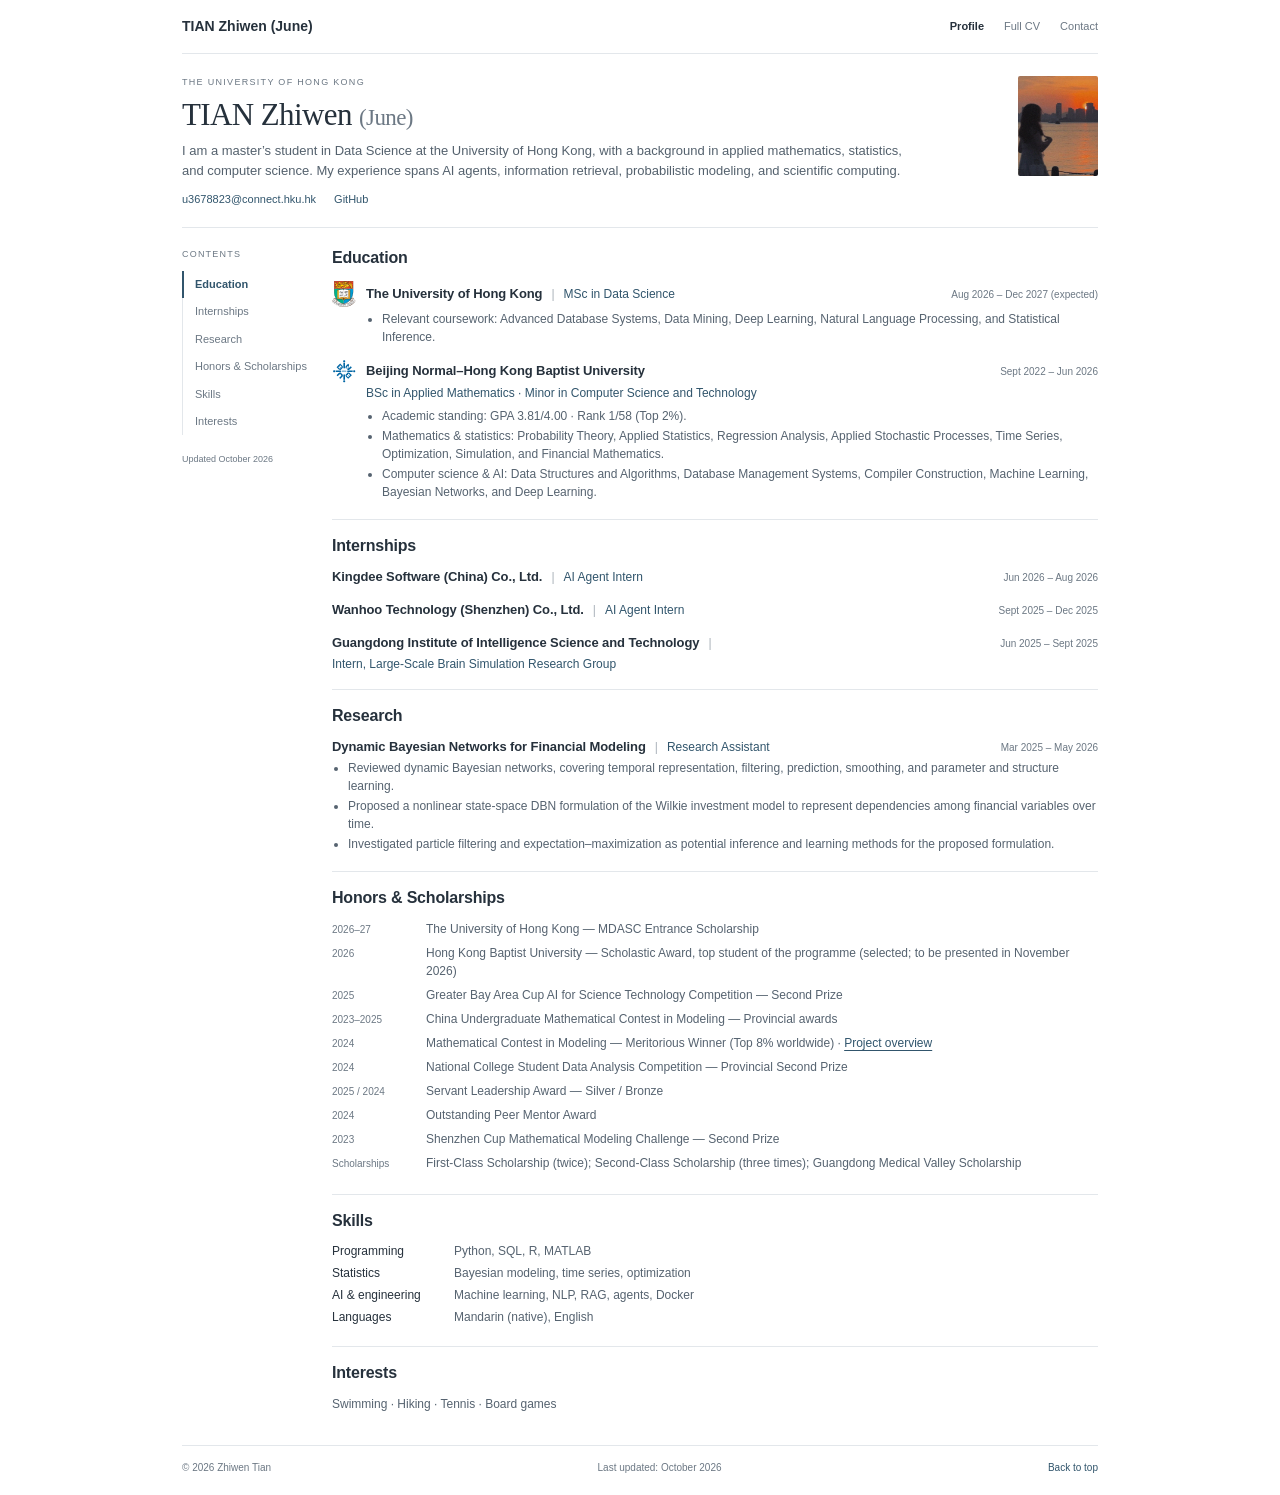
<file: index.html>
<!doctype html>
<html lang="en"><head><meta charset="utf-8"><meta name="viewport" content="width=device-width, initial-scale=1"><title>TIAN Zhiwen (June) | Curriculum Vitae</title><meta name="description" content="Zhiwen Tian (June) — MSc in Data Science at the University of Hong Kong. Education, internships, research, and projects."><meta name="theme-color" content="#ffffff"><link rel="icon" href="/favicon.svg" type="image/svg+xml"><link rel="stylesheet" href="/resume.css?v=20261025-skills"><script src="/resume.js" defer></script></head><body><a class="skip-link" href="#main">Skip to content</a><div class="site-wrap"><header class="site-header"><a class="site-name" href="/">TIAN Zhiwen (June)</a><nav aria-label="Site navigation"><a href="/">Profile</a><a href="/cv.html">Full CV</a><a href="mailto:u3678823@connect.hku.hk">Contact</a></nav></header><main id="main"><section class="profile-header" id="top"><div><p class="overline">THE UNIVERSITY OF HONG KONG</p><h1>TIAN Zhiwen <span>(June)</span></h1><p class="bio">I am a master’s student in Data Science at the University of Hong Kong, with a background in applied mathematics, statistics, and computer science. My experience spans AI agents, information retrieval, probabilistic modeling, and scientific computing.</p><div class="profile-links"><a href="mailto:u3678823@connect.hku.hk">u3678823@connect.hku.hk</a><a href="https://github.com/quokka-lab">GitHub</a></div></div><img class="portrait" src="/personal.jpg" alt="Zhiwen Tian" width="116" height="144"></section><div class="content-grid"><aside class="section-index"><p>CONTENTS</p><nav aria-label="Main navigation"><a href="#education">Education</a><a href="#internships">Internships</a><a href="#research-experience">Research</a><a href="#awards">Honors &amp; Scholarships</a><a href="#skills">Skills</a><a href="#interests">Interests</a></nav><span>Updated October 2026</span></aside><div class="resume-content"><section id="education" class="resume-section" aria-labelledby="heading-education"><h2 id="heading-education">Education</h2><article class="entry"><div class="entry-heading"><div class="degree-label"><h3><span class="school-title"><img class="school-logo" src="/hku-emblem.svg" alt="The University of Hong Kong logo" loading="lazy"><span>The University of Hong Kong</span></span></h3><span class="role-separator" aria-hidden="true">|</span><p class="role">MSc in Data Science</p></div><p class="date">Aug 2026 – Dec 2027 (expected)</p></div><ul><li>Relevant coursework: Advanced Database Systems, Data Mining, Deep Learning, Natural Language Processing, and Statistical Inference.</li></ul></article><article class="entry"><div class="entry-heading"><h3><span class="school-title"><img class="school-logo" src="/bnbu-emblem.svg" alt="Beijing Normal–Hong Kong Baptist University logo" loading="lazy"><span>Beijing Normal–Hong Kong Baptist University</span></span></h3><p class="date">Sept 2022 – Jun 2026</p></div><p class="role">BSc in Applied Mathematics · Minor in Computer Science and Technology</p><ul><li>Academic standing: GPA 3.81/4.00 · Rank 1/58 (Top 2%).</li><li>Mathematics &amp; statistics: Probability Theory, Applied Statistics, Regression Analysis, Applied Stochastic Processes, Time Series, Optimization, Simulation, and Financial Mathematics.</li><li>Computer science &amp; AI: Data Structures and Algorithms, Database Management Systems, Compiler Construction, Machine Learning, Bayesian Networks, and Deep Learning.</li></ul></article></section><section id="internships" class="resume-section" aria-labelledby="heading-internships"><h2 id="heading-internships">Internships</h2><article class="entry"><div class="entry-heading"><div class="internship-label"><h3>Kingdee Software (China) Co., Ltd.</h3><span class="role-separator" aria-hidden="true">|</span><p class="role">AI Agent Intern</p></div><p class="date">Jun 2026 – Aug 2026</p></div></article><article class="entry"><div class="entry-heading"><div class="internship-label"><h3>Wanhoo Technology (Shenzhen) Co., Ltd.</h3><span class="role-separator" aria-hidden="true">|</span><p class="role">AI Agent Intern</p></div><p class="date">Sept 2025 – Dec 2025</p></div></article><article class="entry"><div class="entry-heading"><div class="internship-label"><h3>Guangdong Institute of Intelligence Science and Technology</h3><span class="role-separator" aria-hidden="true">|</span><p class="role">Intern, Large-Scale Brain Simulation Research Group</p></div><p class="date">Jun 2025 – Sept 2025</p></div></article></section><section id="research-experience" class="resume-section" aria-labelledby="heading-research-experience"><h2 id="heading-research-experience">Research</h2><article class="entry"><div class="entry-heading"><div class="internship-label"><h3>Dynamic Bayesian Networks for Financial Modeling</h3><span class="role-separator" aria-hidden="true">|</span><p class="role">Research Assistant</p></div><p class="date">Mar 2025 – May 2026</p></div><ul><li>Reviewed dynamic Bayesian networks, covering temporal representation, filtering, prediction, smoothing, and parameter and structure learning.</li><li>Proposed a nonlinear state-space DBN formulation of the Wilkie investment model to represent dependencies among financial variables over time.</li><li>Investigated particle filtering and expectation–maximization as potential inference and learning methods for the proposed formulation.</li></ul></article></section><section id="awards" class="resume-section" aria-labelledby="heading-awards"><h2 id="heading-awards">Honors &amp; Scholarships</h2><ul class="awards-list"><li><span class="award-year">2026–27</span><span>The University of Hong Kong — MDASC Entrance Scholarship</span></li><li><span class="award-year">2026</span><span>Hong Kong Baptist University — Scholastic Award, top student of the programme (selected; to be presented in November 2026)</span></li><li><span class="award-year">2025</span><span>Greater Bay Area Cup AI for Science Technology Competition — Second Prize</span></li><li><span class="award-year">2023–2025</span><span>China Undergraduate Mathematical Contest in Modeling — Provincial awards</span></li><li><span class="award-year">2024</span><span>Mathematical Contest in Modeling — Meritorious Winner (Top 8% worldwide) · <a href="/mcm.html">Project overview</a></span></li><li><span class="award-year">2024</span><span>National College Student Data Analysis Competition — Provincial Second Prize</span></li><li><span class="award-year">2025 / 2024</span><span>Servant Leadership Award — Silver / Bronze</span></li><li><span class="award-year">2024</span><span>Outstanding Peer Mentor Award</span></li><li><span class="award-year">2023</span><span>Shenzhen Cup Mathematical Modeling Challenge — Second Prize</span></li><li><span class="award-year">Scholarships</span><span>First-Class Scholarship (twice); Second-Class Scholarship (three times); Guangdong Medical Valley Scholarship</span></li></ul></section><section id="skills" class="resume-section" aria-labelledby="heading-skills"><h2 id="heading-skills">Skills</h2><dl class="skills-list"><div><dt>Programming</dt><dd>Python, SQL, R, MATLAB</dd></div><div><dt>Statistics</dt><dd>Bayesian modeling, time series, optimization</dd></div><div><dt>AI &amp; engineering</dt><dd>Machine learning, NLP, RAG, agents, Docker</dd></div><div><dt>Languages</dt><dd>Mandarin (native), English</dd></div></dl></section><section id="interests" class="resume-section" aria-labelledby="heading-interests"><h2 id="heading-interests">Interests</h2><p class="interests-list">Swimming · Hiking · Tennis · Board games</p></section></div></div></main><footer class="site-footer"><span>© 2026 Zhiwen Tian</span><span>Last updated: October 2026</span><a href="#top">Back to top</a></footer></div></body></html>
</file>
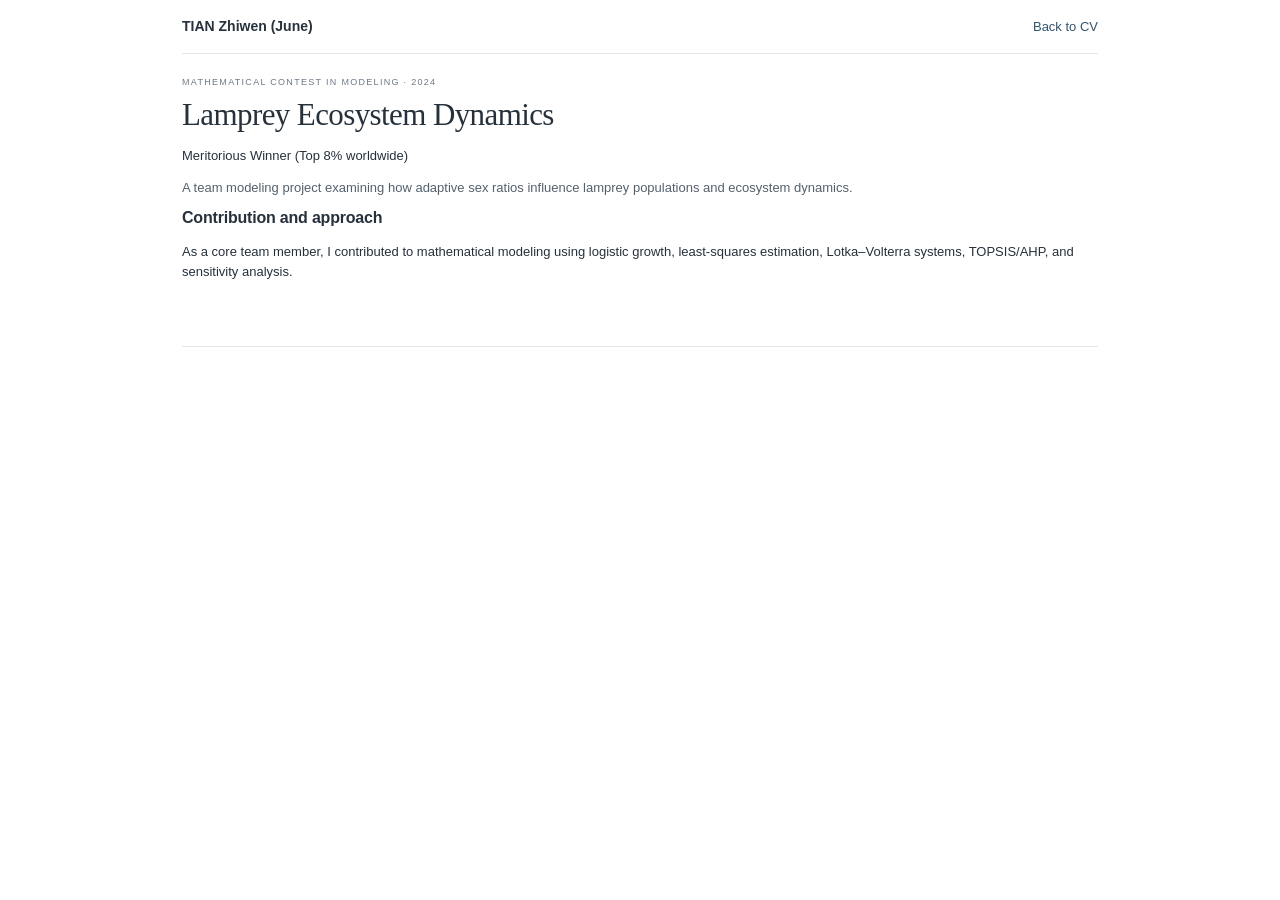
<file: mcm.html>
<!doctype html><html lang="en"><head><meta charset="utf-8"><meta name="viewport" content="width=device-width,initial-scale=1"><title>Lamprey Ecosystem Dynamics | MCM 2024</title><link rel="stylesheet" href="/resume.css?v=20261024-width"></head><body><div class="site-wrap"><header class="site-header"><a class="site-name" href="/">TIAN Zhiwen (June)</a><a href="/#awards">Back to CV</a></header><main class="profile-header" style="display:block"><p class="overline">MATHEMATICAL CONTEST IN MODELING · 2024</p><h1>Lamprey Ecosystem Dynamics</h1><p>Meritorious Winner (Top 8% worldwide)</p><p class="bio">A team modeling project examining how adaptive sex ratios influence lamprey populations and ecosystem dynamics.</p><section class="resume-section"><h2>Contribution and approach</h2><p>As a core team member, I contributed to mathematical modeling using logistic growth, least-squares estimation, Lotka–Volterra systems, TOPSIS/AHP, and sensitivity analysis.</p></section></main></div></body></html>
</file>
<file: resume.css>
:root{--ink:#26313c;--muted:#6c7884;--accent:#31556c;--line:#e3e7eb;--sans:-apple-system,BlinkMacSystemFont,"Segoe UI",Arial,sans-serif}
*{box-sizing:border-box}html{scroll-behavior:smooth;scroll-padding-top:20px}body{margin:0;background:#fff;color:var(--ink);font:13px/1.5 var(--sans);-webkit-font-smoothing:antialiased}a{color:var(--accent);text-decoration:none}a:hover{text-decoration:underline;text-underline-offset:3px}a:focus-visible,button:focus-visible{outline:2px solid var(--accent);outline-offset:3px}[hidden]{display:none!important}
.site-wrap{max-width:980px;margin:auto;padding:0 32px}.skip-link{position:fixed;top:-100px;left:16px;z-index:10;background:white;padding:8px}.skip-link:focus{top:8px}
.site-header{min-height:54px;display:flex;justify-content:space-between;align-items:center;gap:16px;border-bottom:1px solid var(--line)}.site-name{font-size:14px;font-weight:650;color:var(--ink)}.site-header nav{display:flex;gap:20px}.site-header nav a{font-size:11px;color:var(--muted)}.site-header nav a[aria-current]{color:var(--ink);font-weight:600}
.profile-header{display:grid;grid-template-columns:minmax(0,1fr) 80px;gap:32px;padding:22px 0 20px;border-bottom:1px solid var(--line)}.overline{font-size:9px;letter-spacing:1.3px;color:var(--muted);margin:0 0 6px}h1{font:500 31px/1.2 Georgia,serif;letter-spacing:-.6px;margin:0 0 8px}h1 span{font-size:23px;color:var(--muted)}.bio{max-width:740px;margin:0 0 10px;color:#54616d;font-size:13px;line-height:1.55}.portrait{width:80px;height:100px;object-fit:cover;border-radius:2px}.profile-links{display:flex;flex-wrap:wrap;gap:6px 18px;font-size:11px}
.content-grid{display:grid;grid-template-columns:128px minmax(0,1fr);gap:22px;padding-top:20px}.section-index{position:sticky;top:20px;align-self:start;max-height:calc(100dvh - 40px);overflow:auto}.section-index>p{font-size:9px;letter-spacing:1.2px;color:var(--muted);margin:0 0 9px}.section-index nav{display:flex;flex-direction:column;border-left:1px solid var(--line)}.section-index nav a{padding:6px 0 6px 11px;margin-left:-1px;border-left:2px solid transparent;color:var(--muted);font-size:11px;line-height:1.4}.section-index nav a[aria-current]{border-left-color:var(--accent);color:var(--accent);font-weight:600}.section-index nav a:hover{background:#f7f9fa;text-decoration:none}.section-index>span{display:block;font-size:9px;color:var(--muted);margin-top:18px}.resume-content{min-width:0}
.resume-section{padding-bottom:16px;margin-bottom:16px;border-bottom:1px solid var(--line)}.resume-section:last-child{border:0}.resume-section>h2{font-size:16px;line-height:1.3;font-weight:650;letter-spacing:-.2px;margin:0 0 11px}.entry{margin-bottom:14px}.entry:last-child{margin-bottom:0}.entry-heading{display:flex;align-items:baseline;justify-content:space-between;gap:4px 16px}.entry h3{font-size:13px;line-height:1.45;font-weight:600;margin:0;letter-spacing:-.1px}.date{flex-shrink:0;font-size:10px;color:var(--muted);margin:0;font-variant-numeric:tabular-nums}.role{font-size:12px;line-height:1.4;color:var(--accent);margin:2px 0 5px}.entry ul{padding-left:16px;margin:0;color:#566370;font-size:12px;line-height:1.5}.entry li{margin:2px 0}.entry ul:empty{display:none}.school-title{display:flex;align-items:center;gap:9px}.school-logo{display:block;flex:0 0 25px;width:25px;height:28px;object-fit:contain}.school-logo[src*="bnbu"]{width:23px;height:23px;flex-basis:23px;margin:0 1px}#education .entry-heading{align-items:center}#education .role,#education .entry ul{margin-left:34px}
.awards-list{list-style:none;margin:0;padding:0}.awards-list li{display:grid;grid-template-columns:82px minmax(0,1fr);gap:12px;margin-bottom:6px;font-size:12px;color:#566370}.award-year{font-size:10px;color:var(--muted);padding-top:2px}.awards-list a{text-decoration:underline;text-underline-offset:3px}.skills-list{margin:0}.skills-list>div{display:grid;grid-template-columns:145px minmax(0,1fr);gap:12px;margin-bottom:6px;font-size:12px}.skills-list dt{font-weight:500}.skills-list dd{margin:0;color:#566370}.site-footer{display:flex;justify-content:space-between;gap:12px;border-top:1px solid var(--line);padding:14px 0 20px;font-size:10px;color:var(--muted)}
@media(max-width:900px){.entry-heading{display:block}.date{margin-top:3px}#education .date{margin-left:34px}.site-wrap{padding:0 24px}.content-grid{grid-template-columns:120px minmax(0,1fr);gap:24px}.skills-list>div{grid-template-columns:125px minmax(0,1fr)}}
@media(max-width:600px){.site-wrap{padding:0 16px}.site-header{min-height:50px}.site-name{font-size:12px}.site-header nav{gap:12px}.profile-header{grid-template-columns:minmax(0,1fr) 62px;gap:16px;padding:18px 0 16px}.portrait{width:62px;height:78px}h1{font-size:28px}h1 span{font-size:20px}.bio{font-size:12px}.content-grid{grid-template-columns:92px minmax(0,1fr);gap:16px;padding-top:17px}.section-index nav a{font-size:10px;padding:6px 0 6px 8px}.section-index>span{display:none}.resume-section>h2{font-size:15px}.entry h3{font-size:12px}.school-title{gap:7px}.school-logo{flex-basis:22px;width:22px;height:25px}.school-logo[src*="bnbu"]{flex-basis:20px;width:20px;height:20px}#education .role,#education .entry ul,#education .date{margin-left:0}.skills-list>div{display:block}.skills-list dt{margin-bottom:2px}.awards-list li{grid-template-columns:1fr;gap:1px;margin-bottom:7px}.resume-content{overflow-wrap:break-word}.site-footer{flex-wrap:wrap}}
@media(max-width:380px){.portrait{display:none}.profile-header{display:block}.content-grid{grid-template-columns:80px minmax(0,1fr);gap:12px}.site-header nav{gap:8px}}
@media(prefers-reduced-motion:reduce){html{scroll-behavior:auto}}
@media print{@page{margin:16mm}body{font-size:10pt;line-height:1.45}.site-wrap{max-width:none;padding:0}.site-header,.section-index,.portrait,.project-pagination,.site-footer,.skip-link,.profile-links button{display:none!important}.profile-header{display:block;padding:0 0 16px}.overline{font-size:8pt}h1{font-size:25pt}.position{font-size:12pt}.bio{font-size:10pt;line-height:1.5}.content-grid{display:block;padding-top:18px}.resume-section{margin-bottom:16px;padding-bottom:16px}.resume-section>h2{font-size:14pt;margin-bottom:12px;break-after:avoid}.entry,.awards-list li,.skills-list>div{break-inside:avoid}.entry{margin-bottom:16px}.entry h3{font-size:10pt}.entry ul{font-size:9pt;line-height:1.5}.role,.date{font-size:9pt}.entry-heading{display:flex}.entry[hidden]{display:block!important}.report-link{font-size:8pt}.awards-list li,.skills-list>div{font-size:9pt}.profile-links{font-size:9pt}.profile-links a[href$='/cv/']{display:none}a{color:#202936}}

/* Internship: organization | role, with dates aligned to the far right. */
#internships .entry-heading{display:flex;align-items:baseline;justify-content:space-between;gap:6px 20px}
.internship-label{display:flex;align-items:baseline;flex-wrap:wrap;gap:4px 9px;min-width:0}
#internships .role{margin:0}
.role-separator{color:#a9b1b9;font-size:12px}
#internships .date{margin:0;text-align:right;white-space:nowrap;margin-left:auto}
@media(max-width:600px){#internships .entry-heading{flex-wrap:wrap;gap:4px}#internships .date{font-size:10px}.internship-label{gap:3px 6px}}

.degree-label{display:flex;align-items:center;flex-wrap:wrap;gap:4px 9px;min-width:0}#education .degree-label .role{margin:0}#education .degree-label+.date{margin-left:auto}@media(max-width:900px){#education .degree-label+.date{margin-left:34px;margin-top:3px}}@media(max-width:600px){.degree-label{gap:3px 6px}#education .degree-label+.date{margin-left:0}}

#research-experience .internship-label .role{margin:0}#research-experience .entry-heading{display:flex;justify-content:space-between;align-items:baseline;gap:4px 16px;flex-wrap:wrap}#research-experience .date{margin-left:auto;text-align:right}

.interests-list{margin:0;color:#566370;font-size:12px;line-height:1.5}

/* Concise skill rows: label and content share one line where space permits. */
.skills-list>div{display:flex;align-items:baseline;gap:10px;margin-bottom:4px}.skills-list dt{flex:0 0 112px;margin:0}.skills-list dd{min-width:0}@media(max-width:600px){.skills-list>div{gap:6px;flex-wrap:wrap}.skills-list dt{flex-basis:auto}.skills-list dd{flex:1 1 160px}}
</file>
